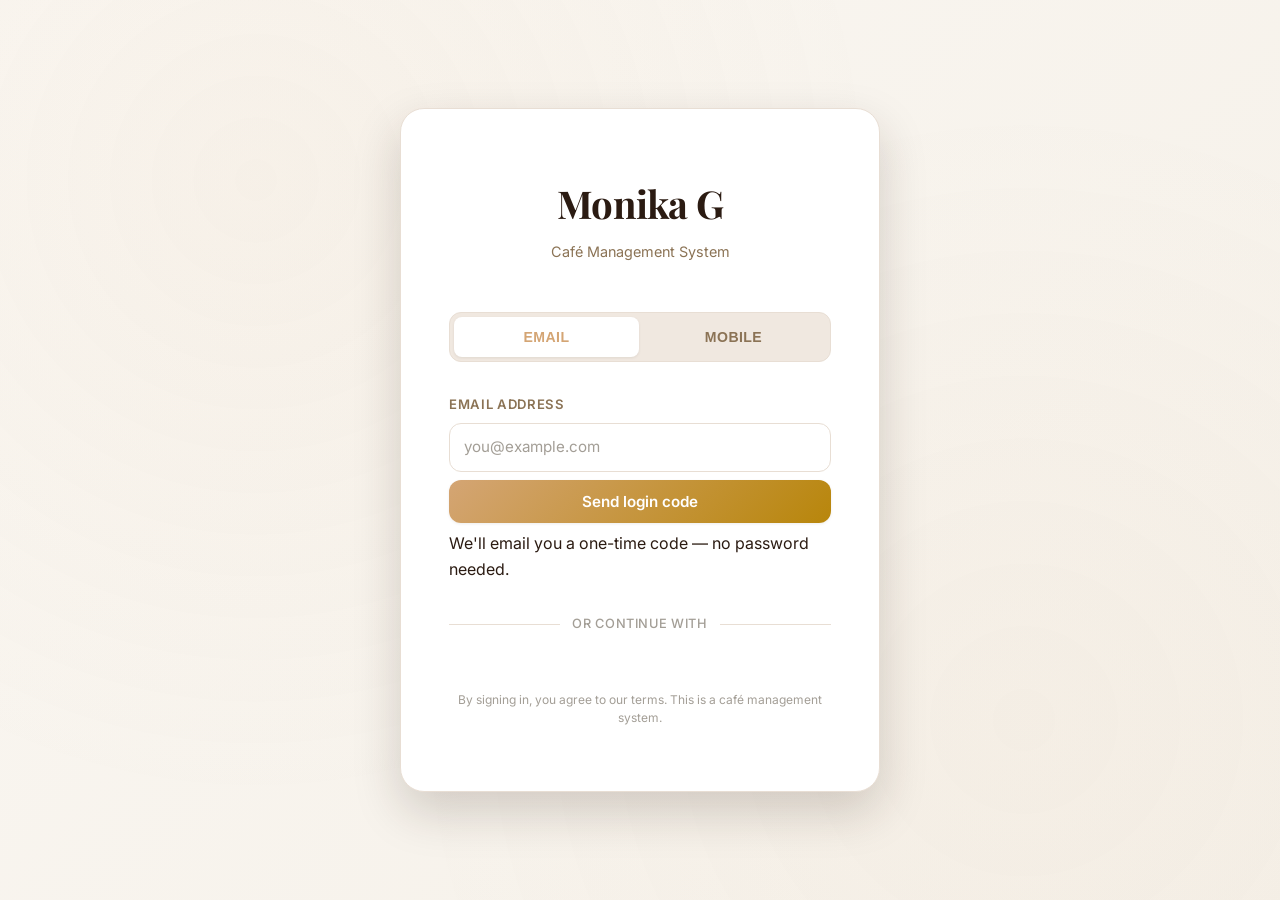
<file: frontend/index.html>
<!DOCTYPE html>
<html lang="en">
<head>
<meta charset="UTF-8">
<title>Monika G Cafe</title>
</head>
<body>
<script src="js/api.js"></script>
<script>
  const user = API.getUser();
  const token = API.getAccessToken();
  if (user && token) {
    const destinations = {admin: "dashboard.html", staff: "dashboard.html", kitchen: "kitchen.html", customer: "customer-menu.html"};
    window.location.href = destinations[user.role] || "login.html";
  } else {
    window.location.href = "login.html";
  }
</script>
</body>
</html>
</file>
<file: frontend/css/tokens.css>
/* ============================================================
   Monika G Cafe — Premium Design System
   Aesthetic: luxury café with espresso, cream, and gold
   Typography: Playfair Display (serif elegance) + Inter (modern)
   ============================================================ */

@import url('https://fonts.googleapis.com/css2?family=Playfair+Display:wght@500;600;700&family=Inter:wght@300;400;500;600;700&display=swap');

:root {
  /* Primary Palette — warm, sophisticated */
  --color-espresso:  #3E2723;   /* deep espresso brown */
  --color-bg:        #FAF7F2;   /* warm cream background */
  --color-surface:   #FFFFFF;   /* pristine white */
  --color-text:      #2B1B12;   /* rich espresso text */
  --color-text-sec:  #8B7355;   /* warm secondary text */
  --color-text-hint: #A39E96;   /* muted hint text */
  
  /* Accent — signature copper gold */
  --color-copper:    #D4A574;   /* warm gold accent */
  --color-copper-dark: #B8860B;
  --color-copper-light: #E8C4A0;
  
  /* Status Colors */
  --color-success:   #5A8F4B;   /* sage green */
  --color-danger:    #C75B5B;   /* muted rose red */
  --color-warning:   #D9A240;   /* amber */
  --color-info:      #6B8E9F;   /* slate blue */
  
  /* Borders & Dividers */
  --color-border:    #E8DED4;   /* warm border */
  --color-divider:   #F0E8E0;   /* light divider */

  /* Typography */
  --font-display: "Playfair Display", Georgia, serif;
  --font-body: "Inter", -apple-system, BlinkMacSystemFont, "Segoe UI", sans-serif;
  --font-mono: "Fira Code", Menlo, monospace;

  /* Spacing */
  --space-1: 4px;
  --space-2: 8px;
  --space-3: 12px;
  --space-4: 16px;
  --space-5: 24px;
  --space-6: 32px;
  --space-7: 48px;
  --space-8: 64px;

  /* Border Radius */
  --radius-sm: 8px;
  --radius-md: 12px;
  --radius-lg: 16px;
  --radius-xl: 24px;

  /* Shadows — refined */
  --shadow-sm: 0 1px 3px rgba(43, 27, 18, 0.08);
  --shadow-card: 0 4px 12px rgba(43, 27, 18, 0.1);
  --shadow-md: 0 8px 20px rgba(43, 27, 18, 0.12);
  --shadow-lg: 0 12px 32px rgba(43, 27, 18, 0.15);
  --shadow-xl: 0 20px 48px rgba(43, 27, 18, 0.18);
}

* {
  box-sizing: border-box;
  margin: 0;
  padding: 0;
}

html, body {
  margin: 0;
  padding: 0;
  background: var(--color-bg);
  color: var(--color-text);
  font-family: var(--font-body);
  font-size: 16px;
  line-height: 1.6;
  -webkit-font-smoothing: antialiased;
}

/* ---------- Typography ---------- */
h1, h2, h3, h4, h5 {
  font-family: var(--font-display);
  font-weight: 600;
  line-height: 1.3;
  margin: 0;
  color: var(--color-text);
}

h1 {
  font-size: 2.8rem;
  letter-spacing: -0.02em;
  margin-bottom: var(--space-2);
}

h2 {
  font-size: 2rem;
  letter-spacing: -0.01em;
  margin-bottom: var(--space-4);
}

h3 {
  font-size: 1.4rem;
  margin-bottom: var(--space-3);
}

h4 {
  font-size: 1.1rem;
  margin-bottom: var(--space-2);
}

p {
  margin: 0;
  color: var(--color-text);
}

a {
  color: var(--color-copper);
  text-decoration: none;
  font-weight: 500;
  transition: color 0.2s ease;
}

a:hover {
  color: var(--color-copper-dark);
}

/* ---------- Layout Helpers ---------- */
.container {
  max-width: 1280px;
  margin: 0 auto;
  padding: 0 var(--space-6);
}

.flex {
  display: flex;
}

.flex-col {
  display: flex;
  flex-direction: column;
}

.gap-2 { gap: var(--space-2); }
.gap-3 { gap: var(--space-3); }
.gap-4 { gap: var(--space-4); }
.gap-5 { gap: var(--space-5); }

.items-center { align-items: center; }
.items-start { align-items: flex-start; }
.justify-between { justify-content: space-between; }
.justify-center { justify-content: center; }

.w-full { width: 100%; }

/* ---------- Buttons — refined styling ---------- */
.btn {
  display: inline-flex;
  align-items: center;
  justify-content: center;
  gap: var(--space-2);
  padding: 12px 24px;
  border: none;
  border-radius: var(--radius-md);
  font-family: var(--font-body);
  font-size: 0.95rem;
  font-weight: 600;
  cursor: pointer;
  transition: all 0.2s cubic-bezier(0.4, 0, 0.2, 1);
  text-decoration: none;
  white-space: nowrap;
}

.btn:hover {
  transform: translateY(-2px);
  box-shadow: var(--shadow-md);
}

.btn:active {
  transform: translateY(0);
}

.btn:focus-visible {
  outline: 2px solid var(--color-copper);
  outline-offset: 2px;
}

.btn-primary {
  background: linear-gradient(135deg, var(--color-copper) 0%, var(--color-copper-dark) 100%);
  color: #fff;
  box-shadow: var(--shadow-sm);
}

.btn-primary:hover {
  box-shadow: var(--shadow-md);
}

.btn-primary:disabled {
  background: var(--color-text-hint);
  cursor: not-allowed;
  transform: none;
}

.btn-secondary {
  background: var(--color-surface);
  border: 1.5px solid var(--color-border);
  color: var(--color-text);
}

.btn-secondary:hover {
  background: var(--color-divider);
  border-color: var(--color-copper);
}

.btn-danger {
  background: transparent;
  border: 1.5px solid var(--color-danger);
  color: var(--color-danger);
}

.btn-danger:hover {
  background: var(--color-danger);
  color: #fff;
}

.btn-block { width: 100%; }
.btn-sm { padding: 8px 16px; font-size: 0.85rem; }
.btn-lg { padding: 16px 32px; font-size: 1.05rem; }

/* ---------- Form Fields — elegant styling ---------- */
.field {
  display: flex;
  flex-direction: column;
  gap: var(--space-2);
}

.field label {
  font-size: 0.82rem;
  font-weight: 600;
  color: var(--color-text-sec);
  text-transform: uppercase;
  letter-spacing: 0.05em;
  display: block;
}

.field input,
.field select,
.field textarea {
  padding: 12px 14px;
  border: 1.5px solid var(--color-border);
  border-radius: var(--radius-md);
  background: var(--color-surface);
  color: var(--color-text);
  font-family: var(--font-body);
  font-size: 0.95rem;
  line-height: 1.5;
  transition: all 0.2s ease;
}

.field input:focus,
.field select:focus,
.field textarea:focus {
  outline: none;
  border-color: var(--color-copper);
  box-shadow: 0 0 0 4px rgba(212, 165, 116, 0.12);
  background: var(--color-surface);
}

.field input::placeholder {
  color: var(--color-text-hint);
}

.field .hint {
  font-size: 0.78rem;
  color: var(--color-text-hint);
  margin-top: -4px;
}

.field .error-text {
  font-size: 0.78rem;
  color: var(--color-danger);
  font-weight: 500;
}

/* ---------- Card — elevated design ---------- */
.card {
  background: var(--color-surface);
  border: 1px solid var(--color-border);
  border-radius: var(--radius-lg);
  box-shadow: var(--shadow-card);
  padding: var(--space-5);
  transition: box-shadow 0.3s ease;
}

.card:hover {
  box-shadow: var(--shadow-md);
}

/* ---------- Badge — refined status indicators ---------- */
.badge {
  display: inline-flex;
  align-items: center;
  padding: 6px 12px;
  border-radius: 999px;
  font-size: 0.72rem;
  font-weight: 700;
  text-transform: uppercase;
  letter-spacing: 0.04em;
}

.badge-pending { background: #FEF0D8; color: #856404; }
.badge-preparing { background: #D1ECF1; color: #0C5460; }
.badge-ready { background: #D4EDDA; color: #155724; }
.badge-served { background: #E8DED4; color: #6E5A4D; }
.badge-cancelled { background: #F8D7DA; color: #721C24; }

/* ---------- Toast Notifications ---------- */
#toast-root {
  position: fixed;
  top: var(--space-6);
  right: var(--space-6);
  display: flex;
  flex-direction: column;
  gap: var(--space-3);
  z-index: 999;
}

.toast {
  background: var(--color-espresso);
  color: #fff;
  padding: 14px 20px;
  border-radius: var(--radius-md);
  box-shadow: var(--shadow-lg);
  font-size: 0.9rem;
  max-width: 360px;
  animation: toast-slide 0.3s ease;
}

.toast.success { background: var(--color-success); }
.toast.error { background: var(--color-danger); }
.toast.warning { background: var(--color-warning); color: #fff; }

@keyframes toast-slide {
  from {
    opacity: 0;
    transform: translateX(100px);
  }
  to {
    opacity: 1;
    transform: translateX(0);
  }
}

/* ---------- Utility Classes ---------- */
.text-muted { color: var(--color-text-sec); }
.text-hint { color: var(--color-text-hint); }
.text-center { text-align: center; }
.text-right { text-align: right; }
.hidden { display: none !important; }

/* ---------- Responsive ---------- */
@media (max-width: 768px) {
  h1 { font-size: 2rem; }
  h2 { font-size: 1.5rem; }
  .container { padding: 0 var(--space-4); }
}

@media (prefers-reduced-motion: reduce) {
  * {
    animation: none !important;
    transition: none !important;
  }
}
</file>
<file: frontend/css/nav.css>
/* Navigation Bar — refined, minimal, elegant */

.nav-bar {
  background: var(--color-surface);
  border-bottom: 1px solid var(--color-border);
  position: sticky;
  top: 0;
  z-index: 100;
  box-shadow: var(--shadow-sm);
}

.nav-inner {
  max-width: 1280px;
  margin: 0 auto;
  padding: var(--space-4) var(--space-6);
  display: flex;
  align-items: center;
  justify-content: space-between;
  gap: var(--space-6);
}

.nav-brand {
  font-family: var(--font-display);
  font-weight: 700;
  font-size: 1.3rem;
  color: var(--color-text);
  text-decoration: none;
  white-space: nowrap;
  letter-spacing: -0.01em;
}

.nav-brand:hover {
  color: var(--color-copper);
}

.nav-links {
  display: flex;
  gap: var(--space-5);
  flex: 1;
  flex-wrap: wrap;
}

.nav-link {
  color: var(--color-text-sec);
  font-size: 0.92rem;
  font-weight: 500;
  padding: 6px 0;
  border-bottom: 2px solid transparent;
  transition: all 0.2s ease;
  text-decoration: none;
  position: relative;
}

.nav-link:hover {
  color: var(--color-text);
}

.nav-link.active {
  color: var(--color-copper);
  border-bottom-color: var(--color-copper);
}

.nav-user {
  display: flex;
  align-items: center;
  gap: var(--space-4);
  white-space: nowrap;
}

.nav-user-name {
  font-size: 0.85rem;
  color: var(--color-text-sec);
  font-weight: 500;
  text-transform: capitalize;
}

@media (max-width: 768px) {
  .nav-inner {
    padding: var(--space-3) var(--space-4);
    gap: var(--space-3);
  }
  .nav-links { gap: var(--space-3); font-size: 0.85rem; }
}
</file>
<file: frontend/css/app.css>
/* App Pages — Dashboard, Orders, Menu, etc. */

body.app-body {
  background: var(--color-bg);
  min-height: 100vh;
}

.page-content {
  max-width: 1280px;
  margin: 0 auto;
  padding: var(--space-7) var(--space-6);
}

/* Page Header */
.page-header {
  margin-bottom: var(--space-7);
}

.page-header h1 {
  margin-bottom: var(--space-2);
}

.page-header p {
  color: var(--color-text-sec);
  font-size: 0.95rem;
  margin: 0;
}

.page-header-actions {
  display: flex;
  justify-content: space-between;
  align-items: flex-end;
  flex-wrap: wrap;
  gap: var(--space-4);
}

/* Stat Grid */
.stat-grid {
  display: grid;
  grid-template-columns: repeat(4, 1fr);
  gap: var(--space-4);
  margin-bottom: var(--space-7);
}

.stat-card {
  background: var(--color-surface);
  border: 1px solid var(--color-border);
  border-radius: var(--radius-lg);
  padding: var(--space-5);
  transition: all 0.3s ease;
  position: relative;
  overflow: hidden;
}

.stat-card::before {
  content: "";
  position: absolute;
  top: 0;
  right: 0;
  width: 100px;
  height: 100px;
  background: radial-gradient(circle, rgba(212, 165, 116, 0.08) 0%, transparent 70%);
  border-radius: 50%;
  transform: translate(30%, -30%);
}

.stat-card:hover {
  box-shadow: var(--shadow-md);
  transform: translateY(-2px);
}

.stat-card .stat-label {
  font-size: 0.75rem;
  text-transform: uppercase;
  letter-spacing: 0.05em;
  color: var(--color-text-hint);
  font-weight: 700;
  margin-bottom: var(--space-2);
}

.stat-card .stat-value {
  font-family: var(--font-display);
  font-size: 2.2rem;
  font-weight: 700;
  color: var(--color-text);
  line-height: 1.1;
}

.stat-card.alert .stat-value {
  color: var(--color-danger);
}

@media (max-width: 1024px) {
  .stat-grid { grid-template-columns: repeat(2, 1fr); }
}

@media (max-width: 600px) {
  .stat-grid { grid-template-columns: 1fr; }
}

/* Table */
.table-wrap {
  background: var(--color-surface);
  border: 1px solid var(--color-border);
  border-radius: var(--radius-lg);
  overflow: hidden;
  box-shadow: var(--shadow-card);
}

table {
  width: 100%;
  border-collapse: collapse;
}

thead th {
  text-align: left;
  font-size: 0.75rem;
  text-transform: uppercase;
  letter-spacing: 0.05em;
  color: var(--color-text-hint);
  padding: 14px 16px;
  border-bottom: 1px solid var(--color-divider);
  background: var(--color-divider);
  font-weight: 700;
}

tbody td {
  padding: 14px 16px;
  border-bottom: 1px solid var(--color-divider);
  font-size: 0.92rem;
  vertical-align: middle;
}

tbody tr:last-child td {
  border-bottom: none;
}

tbody tr:hover {
  background: var(--color-divider);
  transition: background 0.2s ease;
}

.empty-state {
  padding: var(--space-8);
  text-align: center;
  color: var(--color-text-sec);
  font-style: italic;
}

/* Menu Grid */
.menu-grid {
  display: grid;
  grid-template-columns: repeat(auto-fill, minmax(240px, 1fr));
  gap: var(--space-5);
  margin-bottom: var(--space-6);
}

.menu-item-card {
  background: var(--color-surface);
  border: 1px solid var(--color-border);
  border-radius: var(--radius-lg);
  padding: var(--space-4);
  display: flex;
  flex-direction: column;
  gap: var(--space-2);
  transition: all 0.3s ease;
  cursor: pointer;
  position: relative;
  overflow: hidden;
}

.menu-item-card::before {
  content: "";
  position: absolute;
  top: -50%;
  right: -50%;
  width: 150px;
  height: 150px;
  background: radial-gradient(circle, rgba(212, 165, 116, 0.08) 0%, transparent 70%);
  border-radius: 50%;
  transition: all 0.4s ease;
}

.menu-item-card:hover {
  box-shadow: var(--shadow-md);
  transform: translateY(-4px);
}

.menu-item-card:hover::before {
  transform: translate(-20%, 20%);
}

.menu-item-card h3 {
  position: relative;
  z-index: 1;
  margin: 0;
  font-size: 1.1rem;
}

.menu-item-card .price {
  color: var(--color-copper);
  font-weight: 700;
  font-size: 1.2rem;
  position: relative;
  z-index: 1;
}

.menu-item-card .desc {
  font-size: 0.85rem;
  color: var(--color-text-sec);
  flex: 1;
  position: relative;
  z-index: 1;
}

.menu-item-card .unavailable-tag {
  font-size: 0.7rem;
  color: var(--color-danger);
  font-weight: 700;
  text-transform: uppercase;
  letter-spacing: 0.03em;
  position: relative;
  z-index: 1;
}

/* Quantity Stepper */
.qty-stepper {
  display: flex;
  align-items: center;
  gap: var(--space-2);
  background: var(--color-divider);
  border-radius: var(--radius-md);
  padding: 6px;
}

.qty-stepper button {
  width: 32px;
  height: 32px;
  border-radius: 6px;
  border: none;
  background: var(--color-surface);
  font-weight: 700;
  color: var(--color-text);
  cursor: pointer;
  transition: all 0.2s ease;
  display: flex;
  align-items: center;
  justify-content: center;
  font-size: 1rem;
}

.qty-stepper button:hover {
  background: var(--color-copper-light);
  color: #fff;
}

.qty-stepper span {
  min-width: 24px;
  text-align: center;
  font-weight: 700;
  font-size: 0.95rem;
}

/* Cart Drawer */
.cart-drawer {
  position: fixed;
  right: var(--space-5);
  bottom: var(--space-5);
  width: 340px;
  max-height: 70vh;
  display: flex;
  flex-direction: column;
  background: var(--color-surface);
  border: 1px solid var(--color-border);
  border-radius: var(--radius-lg);
  box-shadow: var(--shadow-xl);
  z-index: 40;
  animation: slideUp 0.3s ease;
}

.cart-drawer .cart-header {
  padding: var(--space-4);
  border-bottom: 1px solid var(--color-divider);
  font-family: var(--font-display);
  font-weight: 600;
  font-size: 1.1rem;
  display: flex;
  justify-content: space-between;
  align-items: center;
}

.cart-drawer .cart-items {
  overflow-y: auto;
  padding: var(--space-4);
  flex: 1;
}

.cart-drawer .cart-footer {
  padding: var(--space-4);
  border-top: 1px solid var(--color-divider);
  background: var(--color-divider);
}

.cart-line {
  display: flex;
  justify-content: space-between;
  align-items: center;
  padding: 10px 0;
  border-bottom: 1px dashed var(--color-border);
  font-size: 0.9rem;
}

.cart-line:last-child {
  border-bottom: none;
}

/* Modal */
.modal-backdrop {
  position: fixed;
  inset: 0;
  background: rgba(43, 27, 18, 0.5);
  display: flex;
  align-items: center;
  justify-content: center;
  z-index: 100;
  backdrop-filter: blur(2px);
  animation: fadeIn 0.2s ease;
}

.modal-card {
  background: var(--color-surface);
  border-radius: var(--radius-lg);
  padding: var(--space-6);
  width: 100%;
  max-width: 500px;
  box-shadow: var(--shadow-xl);
  animation: slideUp 0.3s ease;
}

.modal-card h3 {
  margin-bottom: var(--space-4);
}

.modal-actions {
  display: flex;
  justify-content: flex-end;
  gap: var(--space-3);
  margin-top: var(--space-5);
}

/* Section Toolbar */
.section-toolbar {
  display: flex;
  justify-content: space-between;
  align-items: center;
  margin-bottom: var(--space-5);
  flex-wrap: wrap;
  gap: var(--space-3);
}

/* Kitchen Ticket */
.ticket {
  background: var(--color-surface);
  border: 1px solid var(--color-border);
  border-left: 5px solid var(--color-warning);
  border-radius: var(--radius-md);
  padding: var(--space-4);
  transition: all 0.3s ease;
}

.ticket:hover {
  box-shadow: var(--shadow-md);
}

.ticket.preparing {
  border-left-color: var(--color-info);
}

.ticket h3 {
  display: flex;
  justify-content: space-between;
  align-items: center;
  margin-bottom: var(--space-2);
}

.ticket ul {
  margin: var(--space-3) 0;
  padding-left: 20px;
  font-size: 0.9rem;
}

.ticket .meta {
  font-size: 0.78rem;
  color: var(--color-text-hint);
}

@keyframes fadeIn {
  from { opacity: 0; }
  to { opacity: 1; }
}

@keyframes slideUp {
  from {
    opacity: 0;
    transform: translateY(20px);
  }
  to {
    opacity: 1;
    transform: translateY(0);
  }
}

@media (max-width: 1024px) {
  .cart-drawer { width: 300px; }
}

@media (max-width: 600px) {
  .page-content { padding: var(--space-5) var(--space-4); }
  .cart-drawer { width: 100%; right: 0; bottom: 0; border-radius: 0; }
  .menu-grid { grid-template-columns: repeat(2, 1fr); gap: var(--space-3); }
  .stat-grid { grid-template-columns: 1fr; }
}
</file>
<file: frontend/css/login.css>
/* Login Page — Premium Café Aesthetic */

.login-shell {
  min-height: 100vh;
  display: flex;
  align-items: center;
  justify-content: center;
  padding: var(--space-6);
  background: linear-gradient(135deg, var(--color-bg) 0%, #F5F0E8 100%);
}

/* Decorative background elements */
.login-shell::before {
  content: "";
  position: fixed;
  inset: 0;
  background: 
    radial-gradient(circle at 20% 20%, rgba(212, 165, 116, 0.06) 0%, transparent 50%),
    radial-gradient(circle at 80% 80%, rgba(212, 165, 116, 0.04) 0%, transparent 50%);
  pointer-events: none;
  z-index: 0;
}

.login-card {
  position: relative;
  z-index: 1;
  width: 100%;
  max-width: 480px;
  background: var(--color-surface);
  border: 1px solid var(--color-border);
  border-radius: var(--radius-xl);
  box-shadow: var(--shadow-xl);
  padding: var(--space-8) var(--space-7);
  backdrop-filter: blur(10px);
}

/* Brand Section */
.login-brand {
  text-align: center;
  margin-bottom: var(--space-7);
}

.login-brand .mark {
  font-family: var(--font-display);
  font-size: 2.4rem;
  font-weight: 700;
  color: var(--color-text);
  letter-spacing: -0.02em;
  display: block;
  margin-bottom: var(--space-1);
}

.login-brand .tagline {
  font-size: 0.9rem;
  color: var(--color-text-sec);
  margin: 0;
  font-weight: 400;
}

/* Tab Switcher */
.login-tabs {
  display: flex;
  background: var(--color-divider);
  border: 1px solid var(--color-border);
  border-radius: var(--radius-md);
  padding: 4px;
  margin-bottom: var(--space-6);
  gap: 2px;
}

.login-tab {
  flex: 1;
  text-align: center;
  padding: 12px var(--space-3);
  border-radius: var(--radius-sm);
  font-size: 0.88rem;
  font-weight: 600;
  color: var(--color-text-sec);
  background: transparent;
  border: none;
  cursor: pointer;
  transition: all 0.2s ease;
  text-transform: uppercase;
  letter-spacing: 0.03em;
}

.login-tab:hover {
  color: var(--color-text);
}

.login-tab.active {
  background: var(--color-surface);
  color: var(--color-copper);
  box-shadow: var(--shadow-sm);
}

/* Form Panels */
.login-panel {
  display: flex;
  flex-direction: column;
  gap: var(--space-4);
}

.otp-step-label {
  font-size: 0.85rem;
  color: var(--color-text-sec);
  font-weight: 500;
  margin-bottom: var(--space-1);
}

/* OTP Input Row */
.otp-input-row {
  display: flex;
  gap: var(--space-2);
}

.otp-input-row input {
  flex: 1;
  text-align: center;
  font-size: 1.8rem;
  letter-spacing: 0.2em;
  font-family: var(--font-mono);
  font-weight: 700;
  padding: 12px 8px !important;
  border: 1.5px solid var(--color-border) !important;
  border-radius: var(--radius-md) !important;
  background: var(--color-divider) !important;
  color: var(--color-text) !important;
}

.otp-input-row input:focus {
  background: var(--color-surface) !important;
  border-color: var(--color-copper) !important;
}

/* OTP Meta Row */
.otp-meta-row {
  display: flex;
  justify-content: space-between;
  align-items: center;
  font-size: 0.82rem;
  gap: var(--space-3);
}

.otp-meta-row .link-btn {
  background: none;
  border: none;
  color: var(--color-copper);
  font-weight: 600;
  font-size: 0.82rem;
  padding: 0;
  cursor: pointer;
  transition: color 0.2s ease;
}

.otp-meta-row .link-btn:hover {
  color: var(--color-copper-dark);
  text-decoration: underline;
}

.otp-meta-row .link-btn:disabled {
  color: var(--color-text-hint);
  cursor: not-allowed;
  text-decoration: none;
}

.otp-countdown {
  color: var(--color-text-hint);
  font-size: 0.78rem;
}

/* Divider */
.login-divider {
  display: flex;
  align-items: center;
  gap: var(--space-3);
  margin: var(--space-6) 0;
  color: var(--color-text-hint);
  font-size: 0.8rem;
  text-transform: uppercase;
  letter-spacing: 0.05em;
  font-weight: 500;
}

.login-divider::before,
.login-divider::after {
  content: "";
  flex: 1;
  height: 1px;
  background: var(--color-border);
}

/* Google Button Container */
#google-signin-button {
  display: flex;
  justify-content: center;
  margin: var(--space-3) 0;
}

/* Footer */
.login-footnote {
  text-align: center;
  font-size: 0.75rem;
  color: var(--color-text-hint);
  margin-top: var(--space-5);
  line-height: 1.5;
}

/* Animations */
@keyframes slideUp {
  from {
    opacity: 0;
    transform: translateY(20px);
  }
  to {
    opacity: 1;
    transform: translateY(0);
  }
}

.login-card {
  animation: slideUp 0.4s ease;
}

@media (max-width: 600px) {
  .login-card {
    padding: var(--space-6) var(--space-5);
  }
  .login-brand .mark {
    font-size: 2rem;
  }
}
</file>
